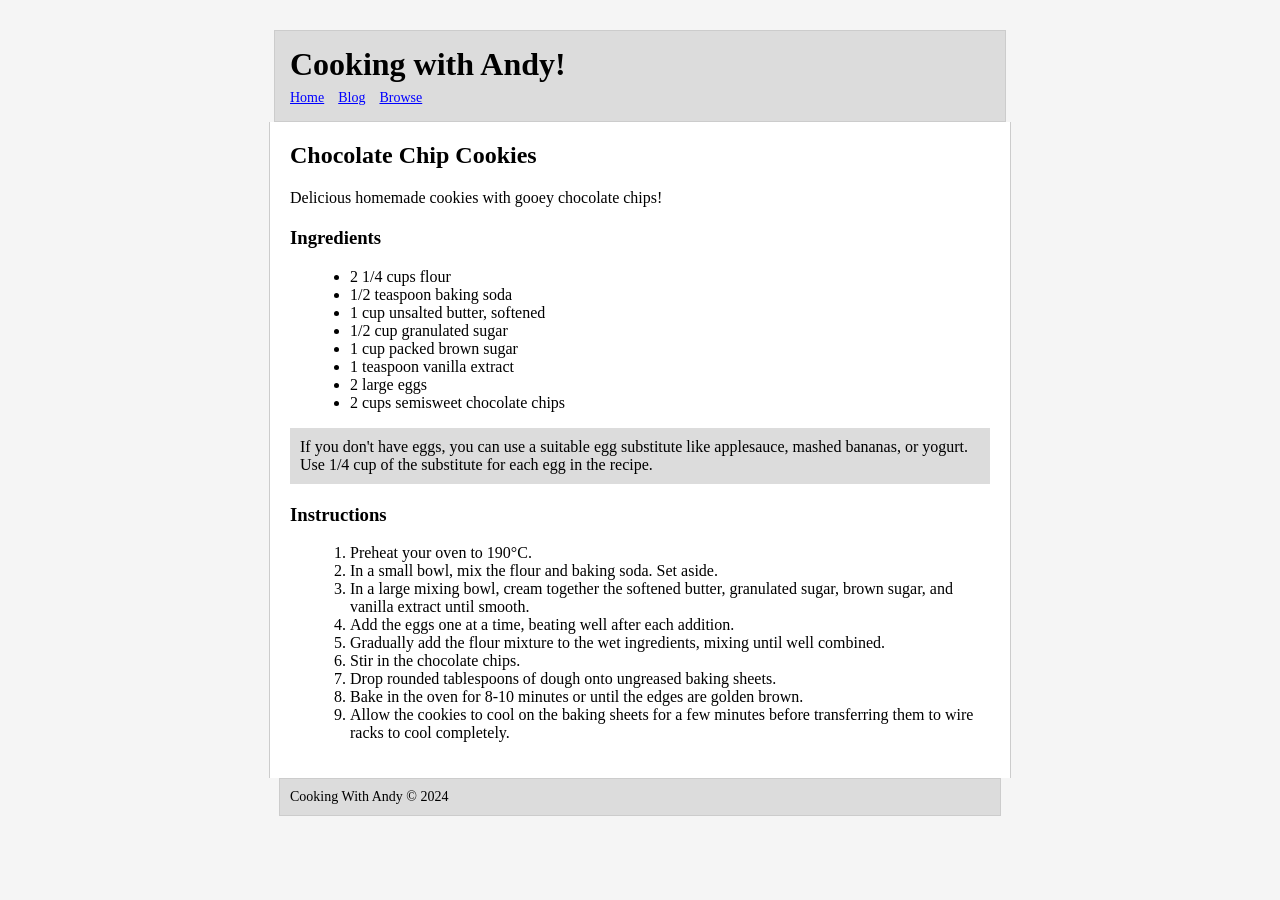
<file: Exercise1/index.html>
<!DOCTYPE html>
<html lang="en">
<head>
    <meta charset="UTF-8">
    <meta name="viewport" content="width=device-width, initial-scale=1.0">
    <title>Cooking with Andy</title>
    <link rel="stylesheet" href="style.css">
</head>
<body>
    <header>
        <!-- Heading Section -->
        <h1>Cooking with Andy!</h1>
        <!-- Navigation-->
        <nav>
            <a href="#">Home</a>
            <a href="#">Blog</a>
            <a href="#">Browse</a>
        </nav>
    </header>

    <main>
        <!-- Subheading -->
        <h2>Chocolate Chip Cookies</h2>
        <!-- Description for subheading -->
        <p>Delicious homemade cookies with gooey chocolate chips!</p>

        <!-- Ingredients Section -->  
        <h3>Ingredients</h3>
        <!-- Ingredients List -->
        <ul>
            <li>2 1/4 cups flour</li>
            <li>1/2 teaspoon baking soda</li>
            <li>1 cup unsalted butter, softened</li>
            <li>1/2 cup granulated sugar</li>
            <li>1 cup packed brown sugar</li>
            <li>1 teaspoon vanilla extract</li>
            <li>2 large eggs</li>
            <li>2 cups semisweet chocolate chips</li>
        </ul>
        <!-- Alternative choice instruction -->
        <div class="choice">
            If you don't have eggs, you can use a suitable egg substitute like applesauce, mashed bananas, or yogurt. Use 1/4 cup of the substitute for each egg in the recipe.
        </div>
        <!-- Instructions -->
        <h3>Instructions</h3>
        <!-- Instructions List -->
        <ol>
            <li>Preheat your oven to 190°C.</li>
            <li>In a small bowl, mix the flour and baking soda. Set aside.</li>
            <li>In a large mixing bowl, cream together the softened butter, granulated sugar, brown sugar, and vanilla extract until smooth.</li>
            <li>Add the eggs one at a time, beating well after each addition.</li>
            <li>Gradually add the flour mixture to the wet ingredients, mixing until well combined.</li>
            <li>Stir in the chocolate chips.</li>
            <li>Drop rounded tablespoons of dough onto ungreased baking sheets.</li>
            <li>Bake in the oven for 8-10 minutes or until the edges are golden brown.</li>
            <li>Allow the cookies to cool on the baking sheets for a few minutes before transferring them to wire racks to cool completely.</li>
        </ol>
    </main>
    <!-- footer -->
    <footer>
        Cooking With Andy &copy; 2024
    </footer>
</body>
</html>
</file>
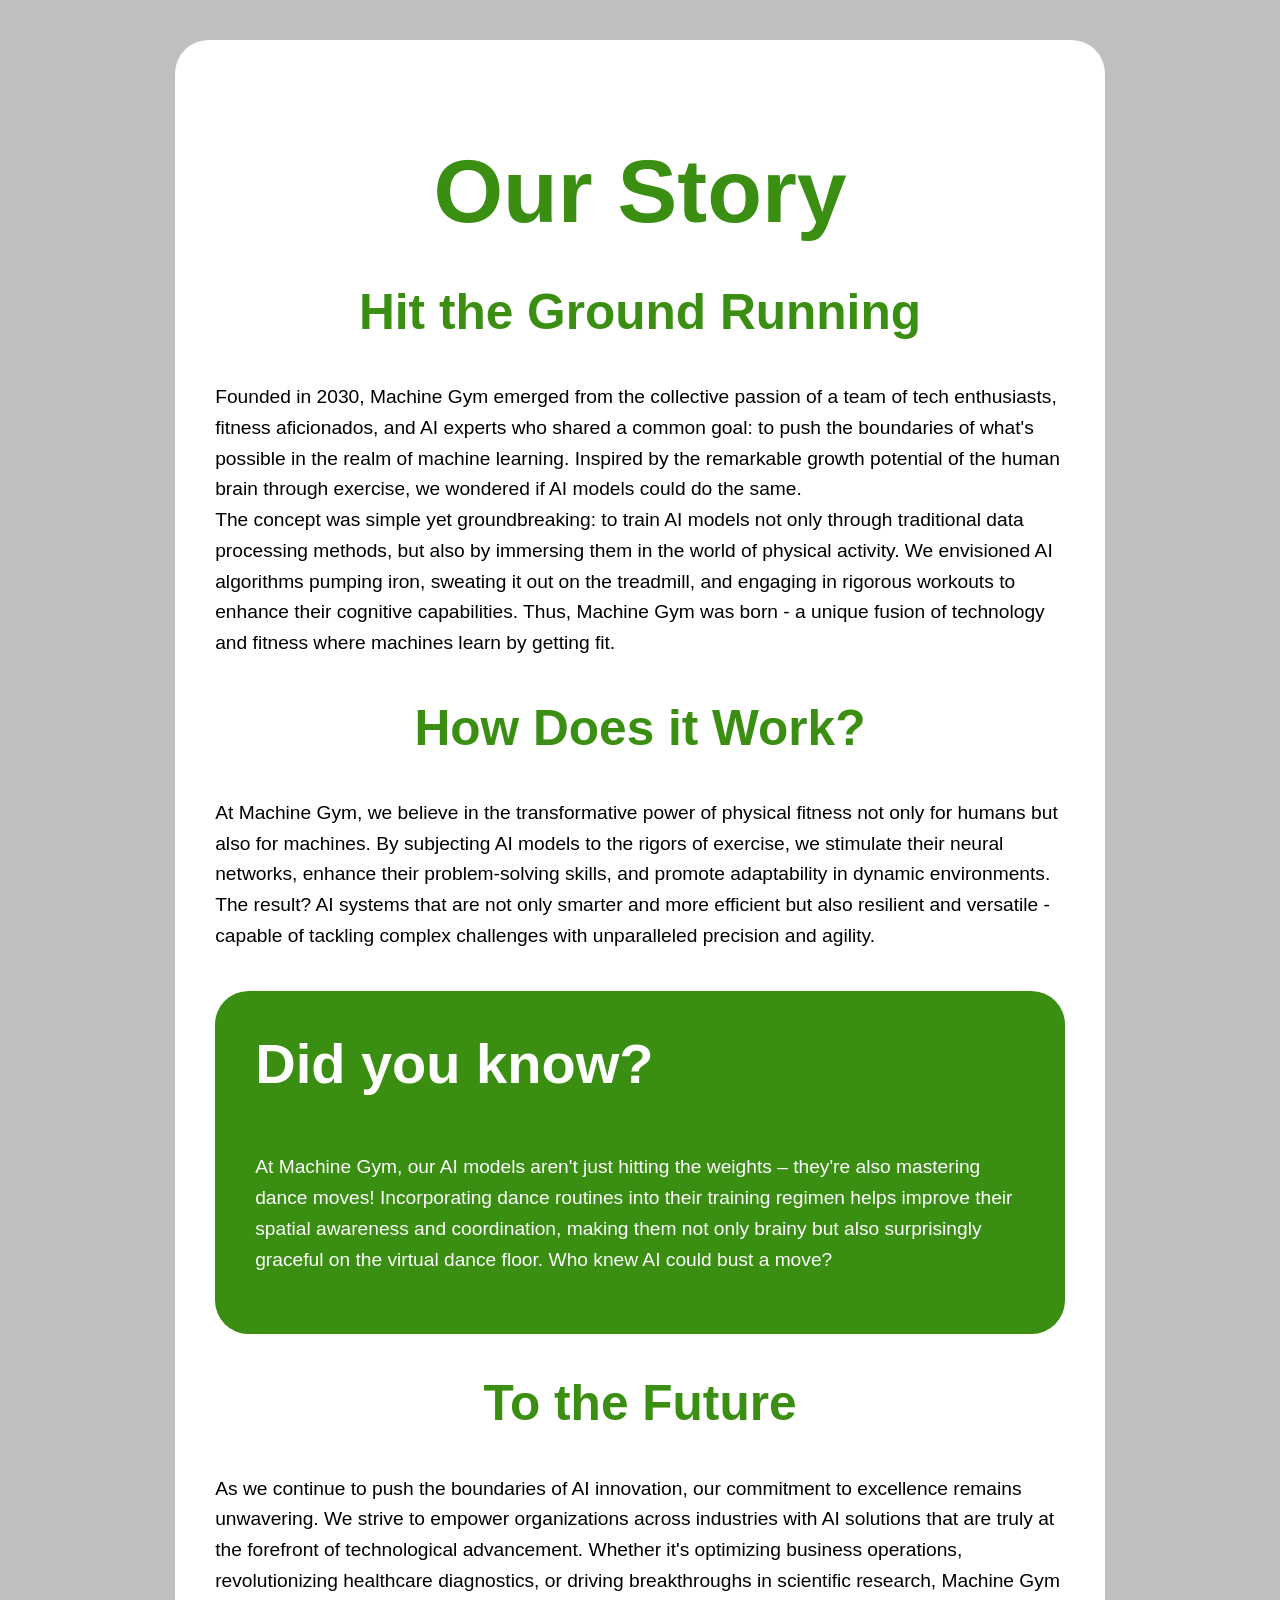
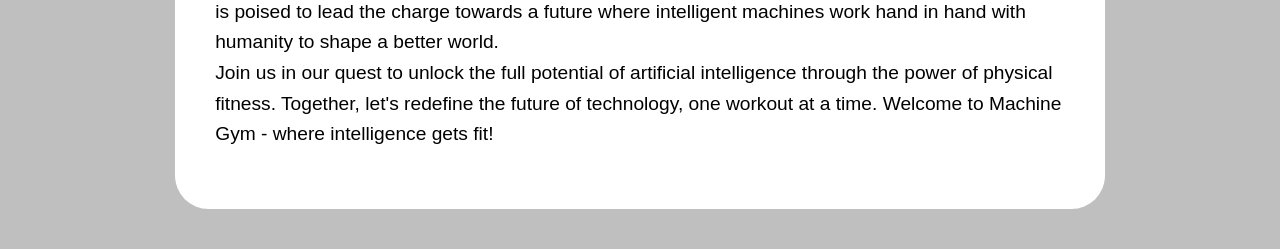
<file: Exercise2/index.html>
<!DOCTYPE html>
<html lang="en">
<head>
    <meta charset="UTF-8">
    <meta name="viewport" content="width=device-width, initial-scale=1.0">
    <title>Machine Gym </title>
    <link rel="stylesheet" href="styles.css">
</head>
<body>
    <!-- Main -->
    <div class="box-1">  
        <!-- Title of the page -->
        <h1>Our Story</h1>
        <!-- first Subtitle -->
        <h2>Hit the Ground Running</h2>
        <!-- Introduction -->
        <p>
            Founded in 2030, Machine Gym emerged from the collective passion of a team of tech enthusiasts, fitness aficionados, and AI experts who shared a common goal: to push the boundaries of what's possible in the realm of machine learning. Inspired by the remarkable growth potential of the human brain through exercise, we wondered if AI models could do the same. <br>
            The concept was simple yet groundbreaking: to train AI models not only through traditional data processing methods, but also by immersing them in the world of physical activity. We envisioned AI algorithms pumping iron, sweating it out on the treadmill, and engaging in rigorous workouts to enhance their cognitive capabilities. Thus, Machine Gym was born - a unique fusion of technology and fitness where machines learn by getting fit.
        </p>
        <!-- Second Subtitle -->
        <h2>How Does it Work?</h2>
        <!-- Description -->
        <p>
            At Machine Gym, we believe in the transformative power of physical fitness not only for humans but also for machines. By subjecting AI models to the rigors of exercise, we stimulate their neural networks, enhance their problem-solving skills, and promote adaptability in dynamic environments. The result? AI systems that are not only smarter and more efficient but also resilient and versatile - capable of tackling complex challenges with unparalleled precision and agility.
        </p>
        <!-- Did You Know box -->
        <div class="box-2">
            <!-- Did You Know Heading -->
            <h3>Did you know?</h3>
            <!-- Did You Know Para -->
            <p>
                At Machine Gym, our AI models aren't just hitting the weights – they're also mastering dance moves! Incorporating dance routines into their training regimen helps improve their spatial awareness and coordination, making them not only brainy but also surprisingly graceful on the virtual dance floor. Who knew AI could bust a move?
            </p>
        </div>
        <!-- Third Subtitle -->
        <h2>To the Future</h2>
        <!-- Description -->
        <p>
            As we continue to push the boundaries of AI innovation, our commitment to excellence remains unwavering. We strive to empower organizations across industries with AI solutions that are truly at the forefront of technological advancement. Whether it's optimizing business operations, revolutionizing healthcare diagnostics, or driving breakthroughs in scientific research, Machine Gym is poised to lead the charge towards a future where intelligent machines work hand in hand with humanity to shape a better world. <br>
            Join us in our quest to unlock the full potential of artificial intelligence through the power of physical fitness. Together, let's redefine the future of technology, one workout at a time. Welcome to Machine Gym - where intelligence gets fit!
        </p>
    </div>
</body>
</html>
</file>
<file: Exercise1/style.css>
/* Style of Excercise 1 */
body {
    font-family: "Times New Roman", Times, serif; /* setting font */
    background-color: #f5f5f5; /* background color */
    margin: 0;
    padding: 0;
}

/* Styling the heading section */
header {
    width: 700px;
    margin: 30px auto 0 auto;
    background-color: #dcdcdc;
    padding: 15px;
    border: 1px solid #ccc;
}


header h1 {
    margin: 0 0 5px 0;
}

/* Styling of navigation links */
nav a {
    font-size: 14px;
    margin-right: 10px;
    color: blue;
    text-decoration: underline;
}

/* Styling the Main section */
main {
    width: 700px;
    margin: 0 auto;
    background-color: white;
    padding: 20px;
    border-left: 1px solid #ccc;
    border-right: 1px solid #ccc;
}


h2 {
    margin-top: 0;
}

h3 {
    margin-top: 20px;
}

/* Styling of Lists */
ul, ol {
    margin-left: 20px;
}

/* Styling of Choice box*/
.choice {
    background-color: #dcdcdc;
    padding: 10px;
    margin: 15px 0;
}

/* Styling of Footer */
footer {
    width: 700px;
    margin: 0 auto 30px auto;
    background-color: #dcdcdc;
    padding: 10px;
    border: 1px solid #ccc;
    font-size: 14px;
}
</file>
<file: Exercise2/styles.css>
/* Styling for excercise 2 */
body{
    background:#bfbfbf;
    font-family: Arial, Helvetica, sans-serif;
    margin:0;
    padding:2.5rem;
}
/* Styling box for the main content */
.box-1{
    background:white;
    max-width:53.1rem;
    margin:auto;
    padding:2.5rem;
    border-radius:2.1rem;
}
/* Styling for heading */
h1{
    text-align:center;
    font-size:5.6rem;
    color:#3a8f12;
    margin-bottom:2.5rem;
}
/* Styling for the Subheading */
h2{
    text-align:center;
    font-size:3.1rem;
    color:#3a8f12;
    margin-top:2.5rem;
}
/* Styling for Paragraphs */
p{
    font-size:1.2rem;
    line-height:1.6;
    margin-top:1.2rem;
}
/* Styling the Did You Know Box */
.box-2{
    background:#3a8f12;
    color:white;
    padding:2.5rem;
    border-radius:2.1rem;
    margin:2.5rem 0;
}
/* Styling the Did You Know Heading*/
.box-2 h3{
    font-size:3.5rem;
    margin-top:0;
}
</file>
